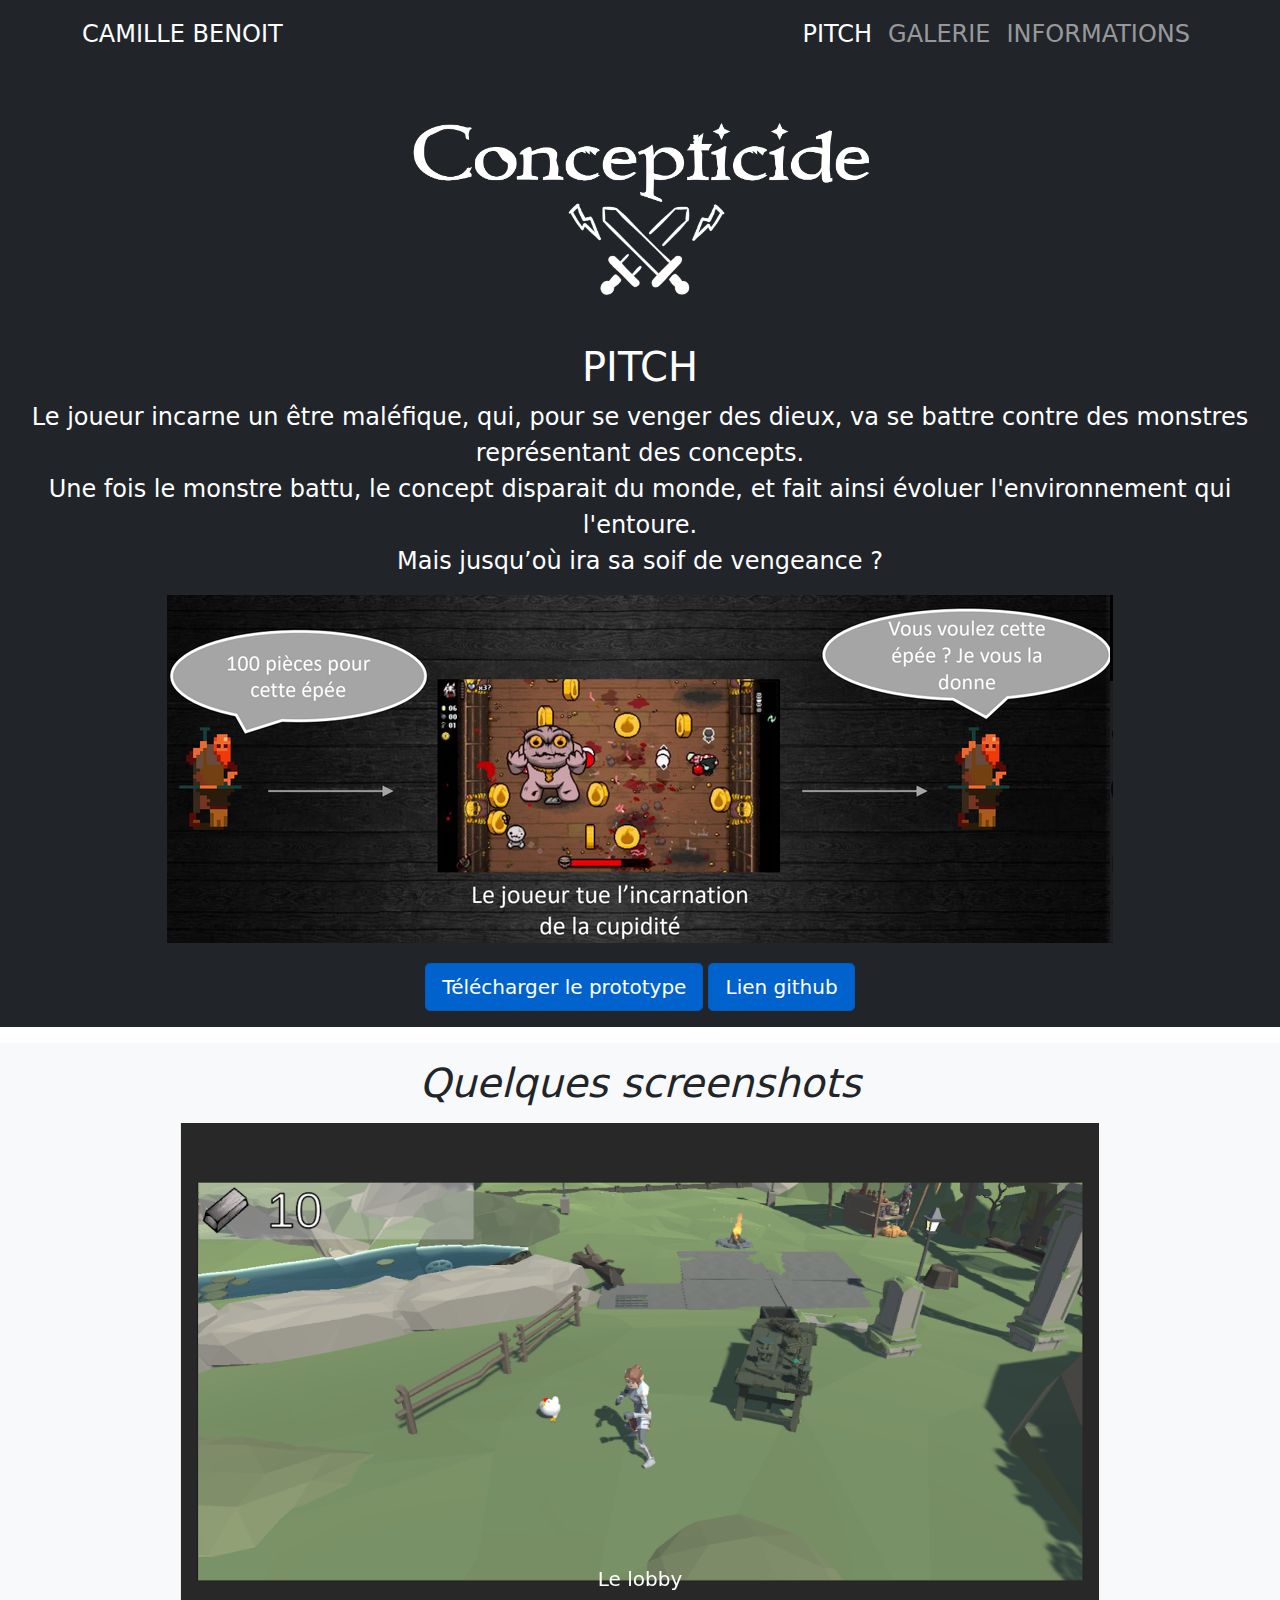
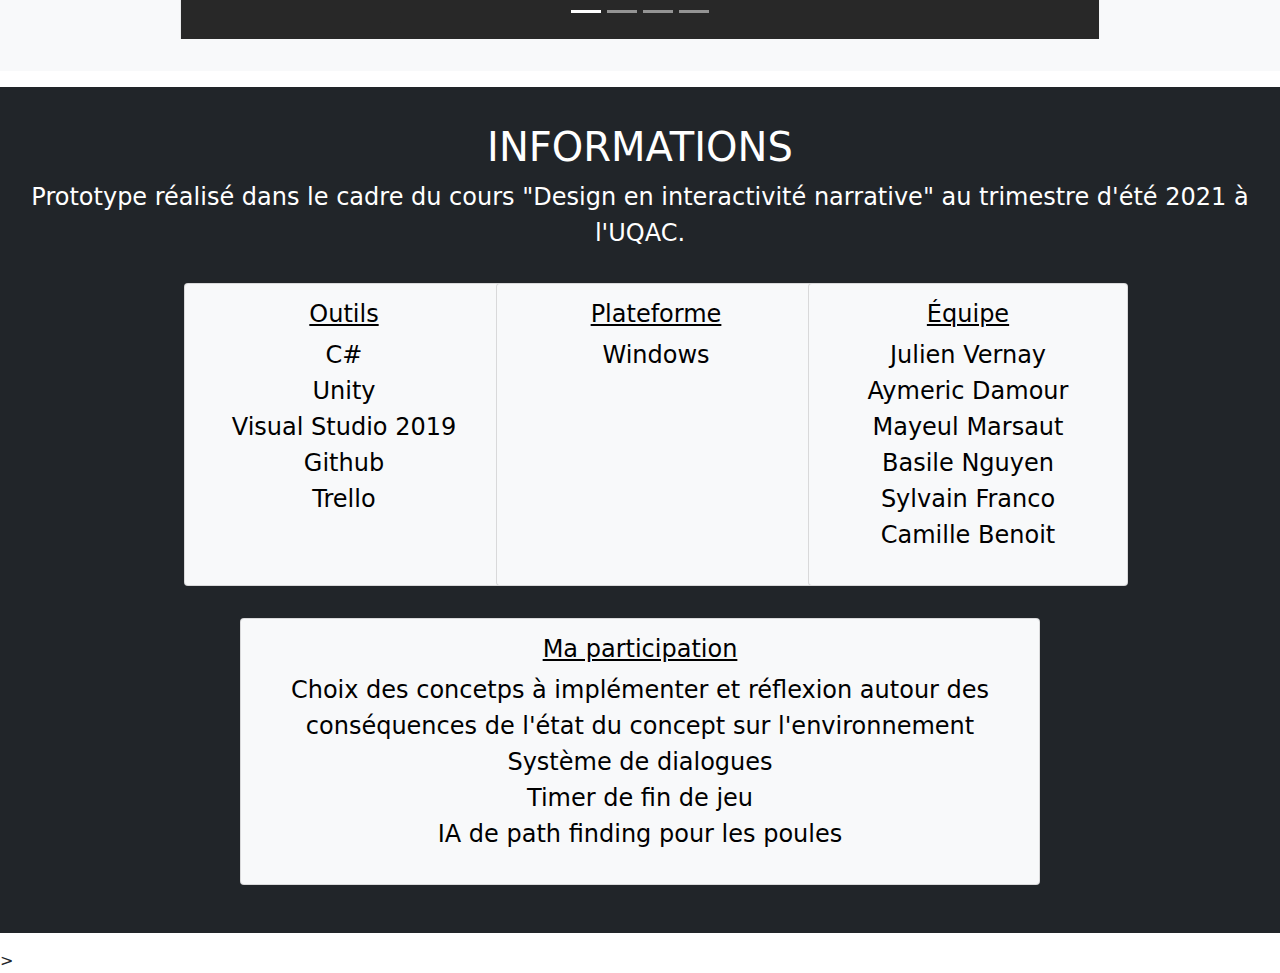
<file: concepticide.html>
<!DOCTYPE html>
<html lang="fr">
    <head>
        <meta charset="utf-8" />
        <meta name="viewport" content="width=device-width, initial-scale=1, shrink-to-fit=no" />
        <meta name="author" content="Camille Benoit" />
        <title>Portfolio - Camille Benoit</title>
        <link rel='icon' href='asset/img/favicon.png' type='image/x-icon' sizes="16x16" />
        <!-- Boostrap-->
        <link rel="stylesheet" href="https://stackpath.bootstrapcdn.com/bootstrap/4.3.1/css/bootstrap.min.css"
        integrity="sha384-ggOyR0iXCbMQv3Xipma34MD+dH/1fQ784/j6cY/iJTQUOhcWr7x9JvoRxT2MZw1T" crossorigin="anonymous">
        <link rel="stylesheet" href="css/bootstrap.css">
        <script src="https://code.jquery.com/jquery-3.3.1.slim.min.js"
            integrity="sha384-q8i/X+965DzO0rT7abK41JStQIAqVgRVzpbzo5smXKp4YfRvH+8abtTE1Pi6jizo"
            crossorigin="anonymous"></script>

        <script src="https://stackpath.bootstrapcdn.com/bootstrap/4.3.1/js/bootstrap.min.js"
            integrity="sha384-JjSmVgyd0p3pXB1rRibZUAYoIIy6OrQ6VrjIEaFf/nJGzIxFDsf4x0xIM+B07jRM"
            crossorigin="anonymous"></script>

    </head>


    <body>
        <nav id ="menu-bar" class="navbar navbar-expand-lg navbar-dark bg-dark text-uppercase fixed-top navbar-shrink">
            <div class="container">
                <a id="menu-bar-camille-benoit"class="navbar-brand" href="home.html">Camille Benoit</a>
                <div id="menu-bar-liste" class="collapse navbar-collapse">
                    <ul class="navbar-nav ms-auto">
                        <li class="nav-item">
                            <a class="nav-link active" aria-current="page" href="#pitch">Pitch</a>
                        </li>
                        <li class="nav-item">
                        <a class="nav-link" href="#galerie">Galerie</a>
                        </li>
                        <li class="nav-item">
                        <a class="nav-link" href="#informations">Informations</a>
                        </li>
                    </ul>
                </div>
            </div>
        </nav>


        <div id="pitch" class="container-fluid p-3 my-3 bg-dark text-white text-center">
            <div class="row text-center mx-auto" style="max-width:50%">
                <img src="asset/img/concepticide_logo.png">
            </div>
            <div class="row text-center">
                <div id="pres-jeu" class="col">
                    <h1 id="concepticide-pitch">PITCH</h1>
                    <p id="concepticide-intro" class="lead">
                        Le joueur incarne un être maléfique, qui, pour se venger des dieux, va se battre contre des monstres représentant des concepts. 
                        <br>
                        Une fois le monstre battu, le concept disparait du monde, et fait ainsi évoluer l'environnement qui l'entoure. 
                        <br>
                        Mais jusqu’où ira sa soif de vengeance ?
                    </p>
                    <img src="asset/img/concepticide_idee.PNG" style="margin-bottom: 20px;">
                    <div id="button-concepticide"  >
                        <a type="button" class="btn btn-primary btn-lg active" href="asset/document/Concepticide.zip" target="_blank" >Télécharger le prototype</a>
                        <a type="button" class="btn btn-primary btn-lg active" href="https://github.com/Nypsyy/Concepticide" target="_blank" >Lien github</a>
                    </div>
                </div>
            </div> 
        </div>

        <div id="galerie" class="container-fluid p-3 bg-light text-dark">
            <h1 text="" class="text-center"><i>Quelques screenshots</i></h1>
            <div class="row my-3 mx-auto text-center">
                <div id="carouselRatvage" class="carousel slide" data-ride="carousel" data-interval="3000">
                    <ol class="carousel-indicators">
                      <li data-target="#carouselRatvage" data-slide-to="0" class="active"></li>
                      <li data-target="#carouselRatvage" data-slide-to="1"></li>
                      <li data-target="#carouselRatvage" data-slide-to="2"></li>
                      <li data-target="#carouselRatvage" data-slide-to="3"></li>
                    </ol>
                    <div class="carousel-inner">
                      <div class="carousel-item active">
                        <img class="d-block w-100 mx-auto" style="max-width: 75%;" src="asset/img/concepticide_lobby.png" alt="Choix du niveau">
                        <div class="carousel-caption d-none d-md-block">
                            <h5>Le lobby</h5>
                          </div>
                      </div>
                      <div class="carousel-item">
                        <img class="d-block w-100 mx-auto" style="max-width: 75%;" src="asset/img/concepticide1.png" alt="Niveau 1">
                        <div class="carousel-caption d-none d-md-block">
                            <h5>Combat avec le commerce</h5>
                          </div>
                      </div>
                      <div class="carousel-item">
                        <img class="d-block w-100 mx-auto" style="max-width: 75%;" src="asset/img/concepticide2.png" alt="Niveau 2">
                        <div class="carousel-caption d-none d-md-block">
                            <h5>Combat avec la magie</h5>
                          </div>
                      </div>
                      <div class="carousel-item">
                        <img class="d-block w-100 mx-auto" style="max-width: 75%;" src="asset/img/concepticide_marchand.png" alt="Niveau 3">
                        <div class="carousel-caption d-none d-md-block">
                            <h5>Achat de potion chez le marchand</h5>
                          </div>
                      </div>
                    </div>
                </div>
            </div>
        </div>

        <div id="informations" class="container-fluid p-3 my-3 bg-dark text-white text-center">
            <div class="row text-center">
                <div id="pres-jeu" class="col">
                    <h1 id="ratvage-outils-titre">INFORMATIONS</h1>
                    <p id="ratvage-intro" class="lead">
                        Prototype réalisé dans le cadre du cours "Design en interactivité narrative" au trimestre d'été 2021 à l'UQAC.
                    </p>
                </div>
            </div>
            
            <div class="row my-3 mx-auto justify-content-md-center">
                <div class="col-3">
                    <div class="card text-center text-black bg-light mb-3" style="width: 20rem;">
                        <div class="card-body">
                          <h4 class="card-title"><u>Outils</u></h4>
                          <p class="lead">
                              C#
                              <br>
                              Unity
                              <br>
                              Visual Studio 2019
                              <br>
                              Github
                              <br>
                              Trello<br><br>
                          </p>
                        </div>
                      </div>
                </div>
                <div class="col-3">
                    <div class="card text-center text-black bg-light mb-3" style="width: 20rem;">
                        <div class="card-body">
                            <h4 class="card-title"><u>Plateforme</u></h4>
                            <p class="lead">
                                Windows
                                <br><br><br><br><br><br>
                            </p>
                        </div>
                      </div>
                </div>
                <div class="col-3">
                    <div class="card text-center text-black bg-light mb-3" style="width: 20rem;">
                        <div class="card-body">
                          <h4 class="card-title"><u>Équipe</u></h4>
                          <p class="lead">
                            Julien Vernay
                            <br>
                            Aymeric Damour
                            <br>
                            Mayeul Marsaut
                            <br>
                            Basile Nguyen
                            <br>
                            Sylvain Franco
                            <br>
                            Camille Benoit
                          </p>
                        </div>
                    </div>
                </div>
            </div>

            <div class="row my-3 mx-auto justify-content-md-center">
                <div class="card text-center text-black bg-light mb-3" style="width: 50rem; margin-left: 0px;">
                    <div class="card-body">
                        <h4 class="card-title"><u>Ma participation</u></h4>
                        <p class="lead">
                            Choix des concetps à implémenter et réflexion autour des conséquences de l'état du concept sur l'environnement
                            <br>
                            Système de dialogues
                            <br>
                            Timer de fin de jeu
                            <br>
                            IA de path finding pour les poules
                        </p>
                    </div>
                </div> 
            </div>
        </div>
        
        <!-- Boostrap-->
        <script src="js/bootstrap.js"></script>>
        <script>
            $('.carousel').carousel({
                interval: 5000,
                pause : "null"
            })
        </script>
    </body>
</html>
</file>
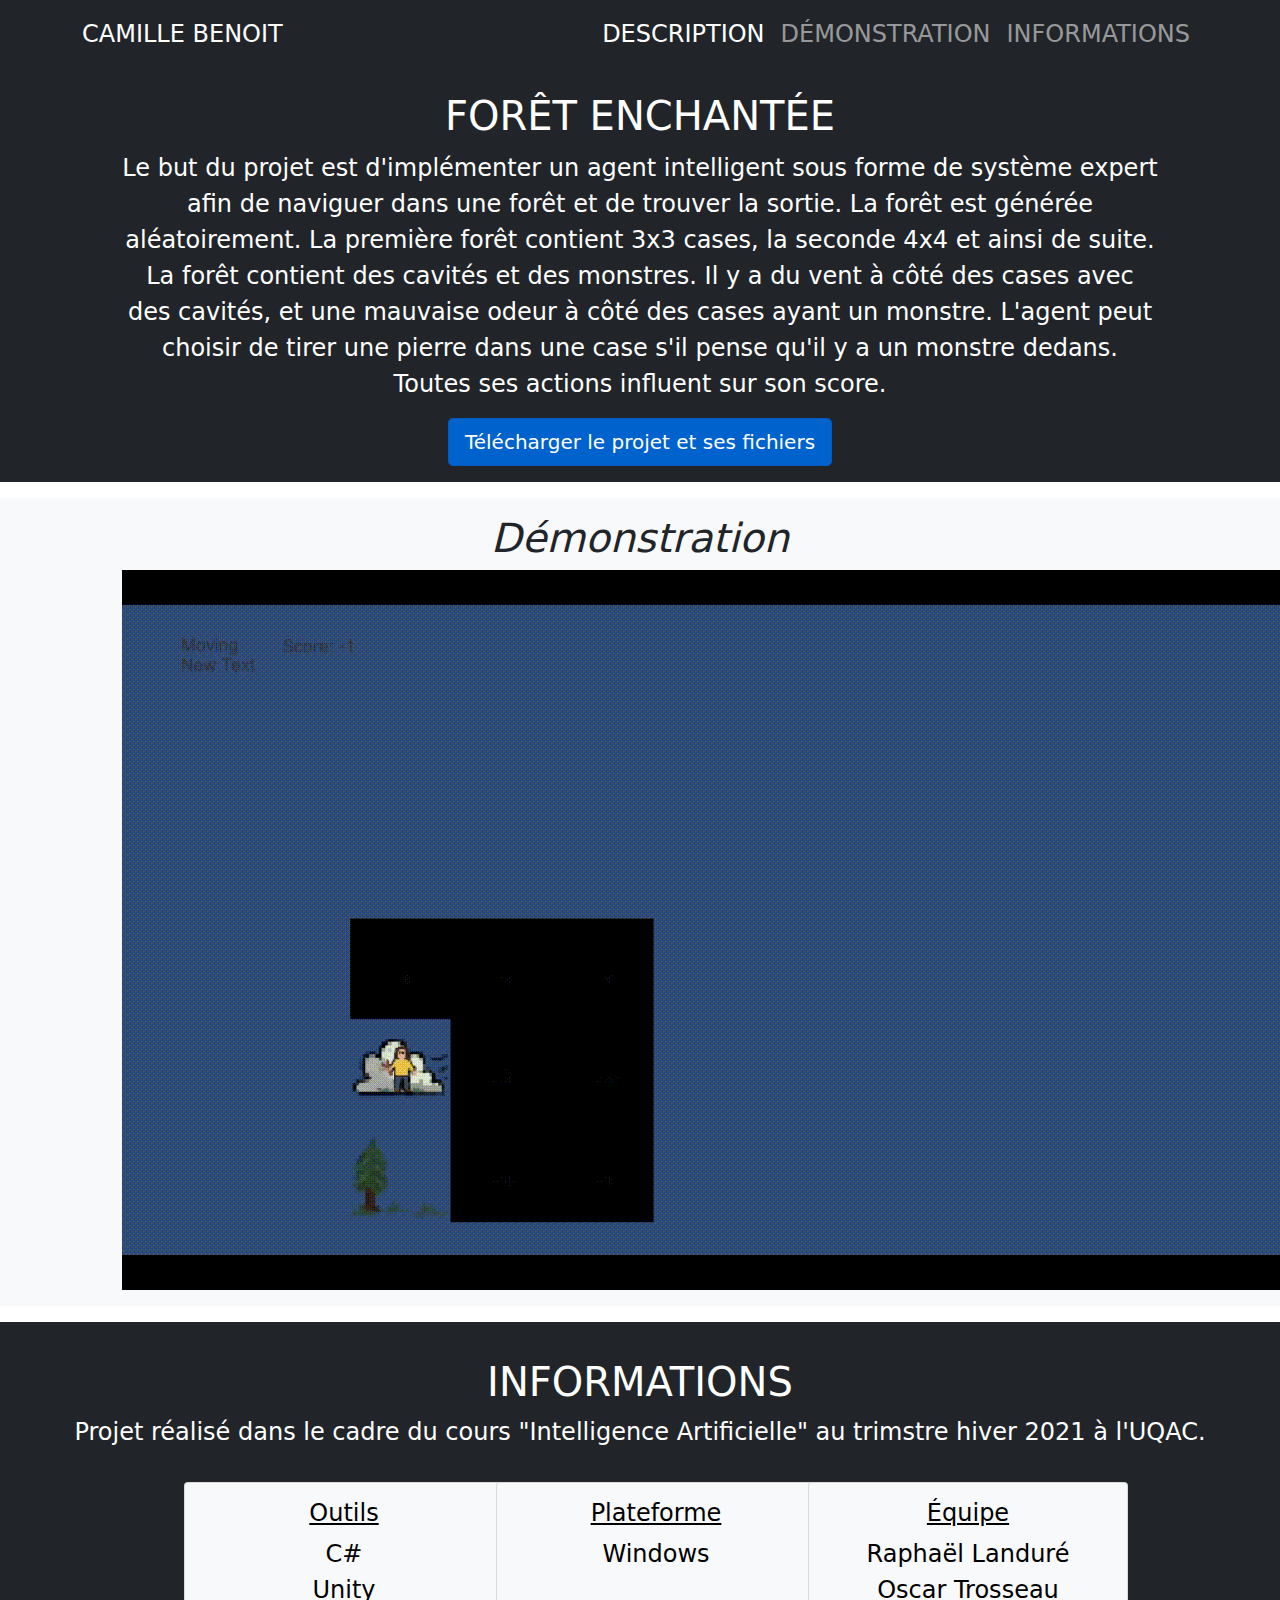
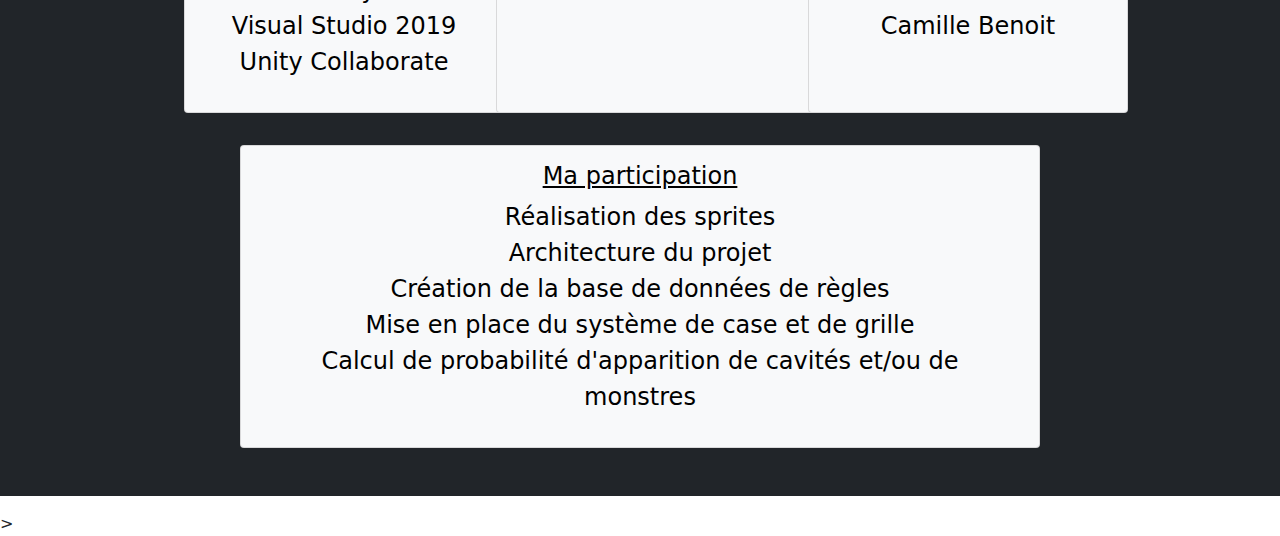
<file: foret_enchantee.html>
<!DOCTYPE html>
<html lang="fr">
    <head>
        <meta charset="utf-8" />
        <meta name="viewport" content="width=device-width, initial-scale=1, shrink-to-fit=no" />
        <meta name="author" content="Camille Benoit" />
        <title>Portfolio - Camille Benoit</title>
        <link rel='icon' href='asset/img/favicon.png' type='image/x-icon' sizes="16x16" />
        <!-- Boostrap-->
        <link rel="stylesheet" href="https://stackpath.bootstrapcdn.com/bootstrap/4.3.1/css/bootstrap.min.css"
        integrity="sha384-ggOyR0iXCbMQv3Xipma34MD+dH/1fQ784/j6cY/iJTQUOhcWr7x9JvoRxT2MZw1T" crossorigin="anonymous">
        <link rel="stylesheet" href="css/bootstrap.css">
        <script src="https://code.jquery.com/jquery-3.3.1.slim.min.js"
            integrity="sha384-q8i/X+965DzO0rT7abK41JStQIAqVgRVzpbzo5smXKp4YfRvH+8abtTE1Pi6jizo"
            crossorigin="anonymous"></script>

        <script src="https://stackpath.bootstrapcdn.com/bootstrap/4.3.1/js/bootstrap.min.js"
            integrity="sha384-JjSmVgyd0p3pXB1rRibZUAYoIIy6OrQ6VrjIEaFf/nJGzIxFDsf4x0xIM+B07jRM"
            crossorigin="anonymous"></script>

    </head>


    <body>
        <nav id ="menu-bar" class="navbar navbar-expand-lg navbar-dark bg-dark text-uppercase fixed-top navbar-shrink">
            <div class="container">
                <a id="menu-bar-camille-benoit"class="navbar-brand" href="home.html">Camille Benoit</a>
                <div id="menu-bar-liste" class="collapse navbar-collapse">
                    <ul class="navbar-nav ms-auto">
                        <li class="nav-item">
                            <a class="nav-link active" aria-current="page" href="#description">Description</a>
                        </li>
                        <li class="nav-item">
                        <a class="nav-link" href="#demonstration">Démonstration</a>
                        </li>
                        <li class="nav-item">
                        <a class="nav-link" href="#informations">Informations</a>
                        </li>
                    </ul>
                </div>
            </div>
        </nav>


        <div id="description" class="container-fluid p-3 my-3 bg-dark text-white text-center">
            <div class="row text-center justify-content-center">
                <div id="pres-jeu" class="col-10 justify-content-center">
                    <h1>FORÊT ENCHANTÉE</h1>
                    <p class="lead" style="margin-top: 10px;">
                        Le but du projet est d'implémenter un agent intelligent sous forme de système expert afin de
                        naviguer dans une forêt et de trouver la sortie. La forêt est générée aléatoirement. La première forêt
                        contient 3x3 cases, la seconde 4x4 et ainsi de suite.
                        <br>
                        La forêt contient des cavités et des monstres. Il y a du vent à côté des cases avec des cavités, et une mauvaise odeur à côté des cases ayant un monstre. 
                        L'agent peut choisir de tirer une pierre dans une case s'il pense qu'il y a un monstre dedans. Toutes ses actions influent sur son score.
                    </p>
                    <div id="button-ratvage" >
                        <a type="button" class="btn btn-primary btn-lg active" href="asset/document/foret_enchantee.zip" target="_blank" >Télécharger le projet et ses fichiers</a>
                    </div>
                </div>
            </div> 
        </div>

        <div id="demonstration" class="container-fluid p-3 bg-light text-dark">
            <h1 class="text-center"><i>Démonstration</i></h1>
                <div class="row justify-content-center">
                    <div class="col-10 align-self-center">
                        <img src="asset/img/foret_enchantee.gif">
                    </div>
                    
                </div>         
        </div>

        <div id="informations" class="container-fluid p-3 my-3 bg-dark text-white text-center">
            <div class="row text-center">
                <div id="pres-jeu" class="col">
                    <h1 id="ratvage-outils-titre">INFORMATIONS</h1>
                    <p id="ratvage-intro" class="lead">
                        Projet réalisé dans le cadre du cours "Intelligence Artificielle" au trimstre hiver 2021 à l'UQAC.</p>
                </div>
            </div>
            
            <div class="row my-3 mx-auto justify-content-md-center">
                <div class="col-3">
                    <div class="card text-center text-black bg-light mb-3" style="width: 20rem;">
                        <div class="card-body">
                          <h4 class="card-title"><u>Outils</u></h4>
                          <p class="lead">
                              C#
                              <br>
                              Unity
                              <br>
                              Visual Studio 2019
                              <br>
                              Unity Collaborate
                          </p>
                        </div>
                      </div>
                </div>
                <div class="col-3">
                    <div class="card text-center text-black bg-light mb-3" style="width: 20rem;">
                        <div class="card-body">
                            <h4 class="card-title"><u>Plateforme</u></h4>
                            <p class="lead">
                                Windows
                                <br><br><br><br>
                            </p>
                        </div>
                      </div>
                </div>
                <div class="col-3">
                    <div class="card text-center text-black bg-light mb-3" style="width: 20rem;">
                        <div class="card-body">
                          <h4 class="card-title"><u>Équipe</u></h4>
                          <p class="lead">
                            Raphaël Landuré
                            <br>
                            Oscar Trosseau
                            <br>
                            Camille Benoit
                            <br><br>
                          </p>
                        </div>
                    </div>
                </div>
            </div>

            <div class="row my-3 mx-auto justify-content-md-center">
                <div class="card text-center text-black bg-light mb-3" style="width: 50rem; margin-left: 0px;">
                    <div class="card-body">
                        <h4 class="card-title"><u>Ma participation</u></h4>
                        <p class="lead">
                            Réalisation des sprites
                            <br>
                            Architecture du projet
                            <br>
                            Création de la base de données de règles
                            <br>
                            Mise en place du système de case et de grille
                            <br>
                            Calcul de probabilité d'apparition de cavités et/ou de monstres</p>
                    </div>
                </div> 
            </div>
        </div>
        
        <!-- Boostrap-->
        <script src="js/bootstrap.js"></script>>

    </body>
</html>
</file>
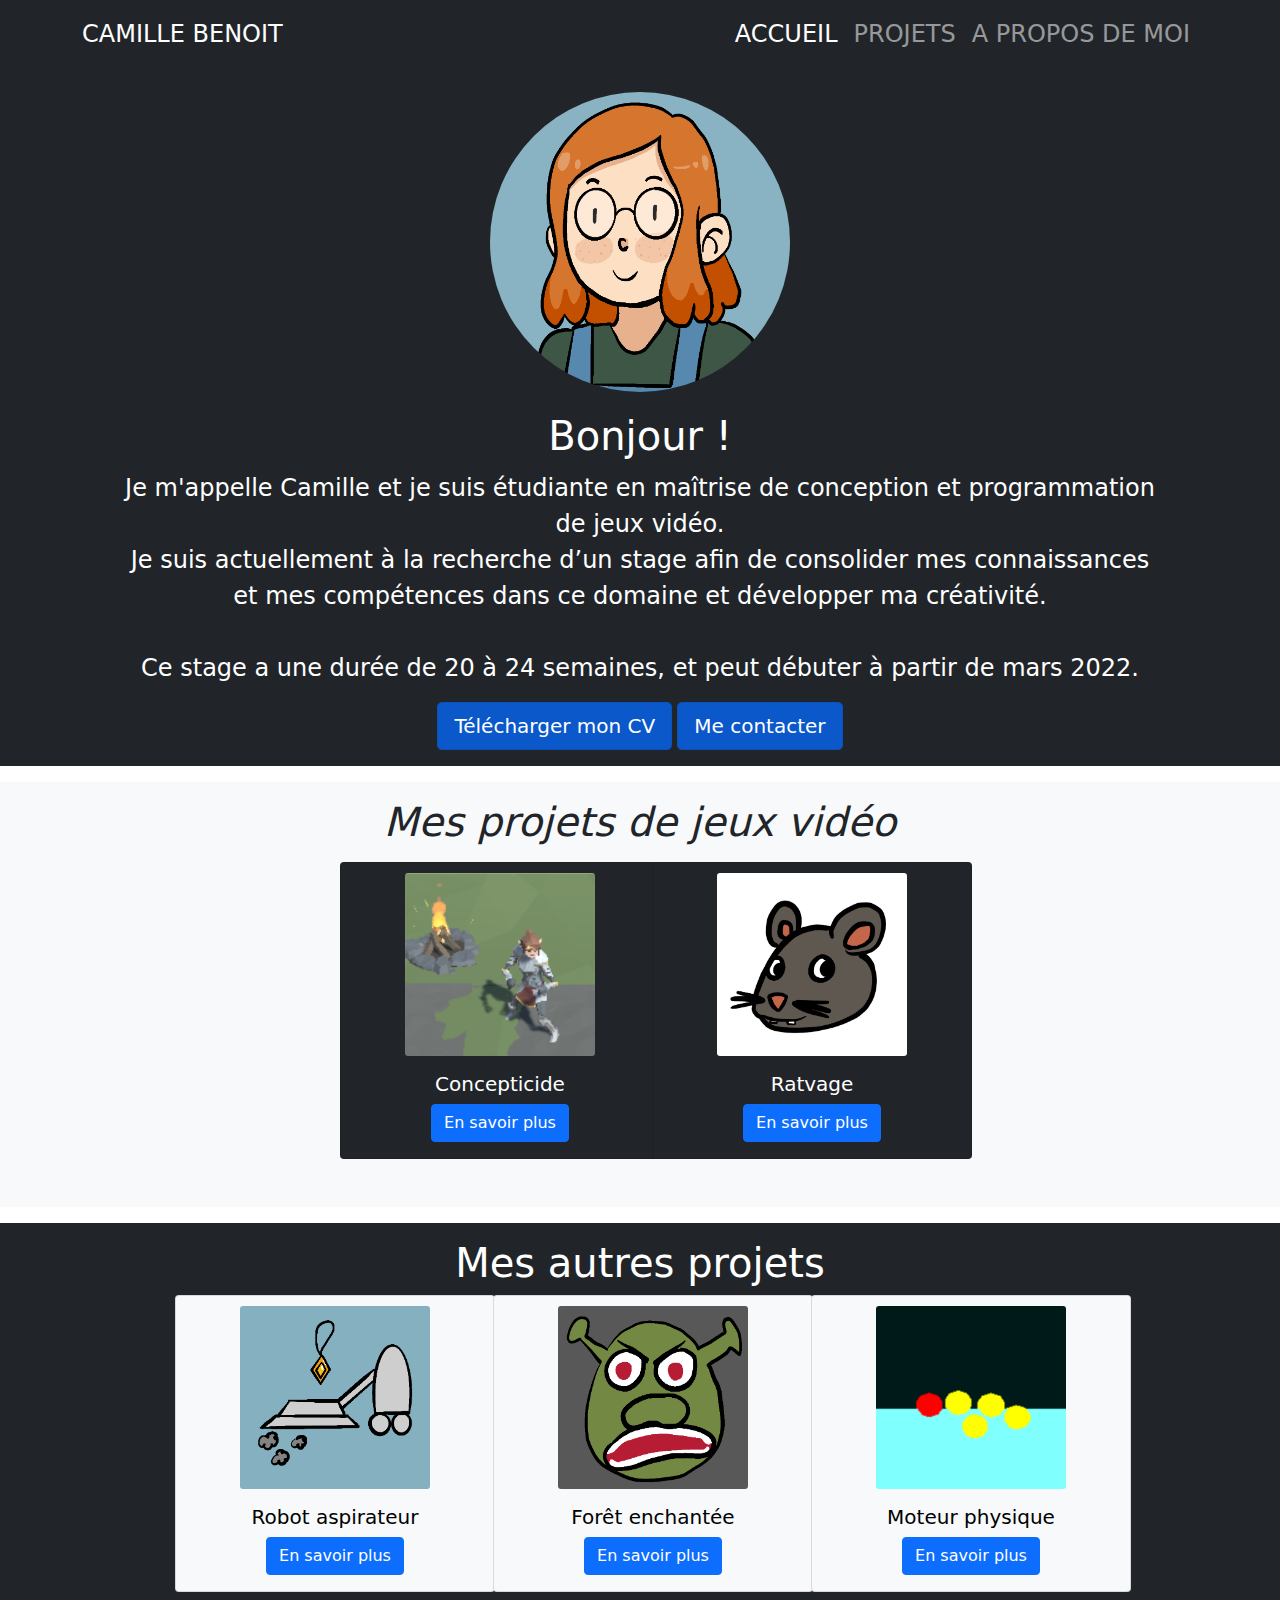
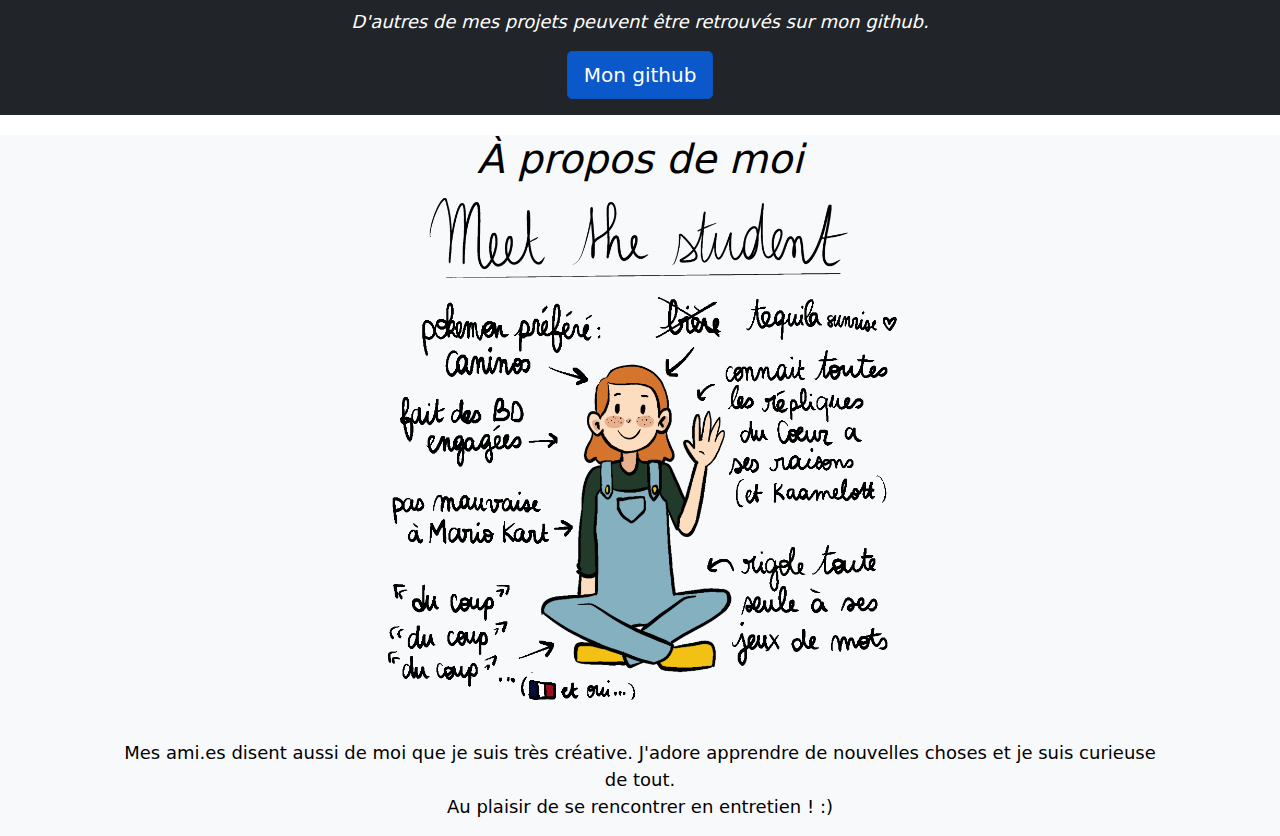
<file: home.html>
<!DOCTYPE html>
<html lang="fr">
    <head>
        <meta charset="utf-8" />
        <meta name="viewport" content="width=device-width, initial-scale=1, shrink-to-fit=no" />
        <meta name="author" content="Camille Benoit" />
        <title>Portfolio - Camille Benoit</title>
        <link rel='icon' href='asset/img/favicon.png' type='image/x-icon' sizes="16x16" />
        <!-- Boostrap-->
        <link rel="stylesheet" href="css/bootstrap.css">
    </head>


    <body>

        <nav id ="menu-bar" class="navbar navbar-expand-lg navbar-dark bg-dark text-uppercase fixed-top navbar-shrink">
            <div class="container">
              <a id="menu-bar-camille-benoit"class="navbar-brand" href="#page-top">Camille Benoit</a>
              <div id="menu-bar-liste" class="collapse navbar-collapse">
                  <ul class="navbar-nav ms-auto">
                      <li class="nav-item">
                          <a class="nav-link active" aria-current="page" href="#">Accueil</a>
                      </li>
                      <li class="nav-item">
                      <a class="nav-link" href="#projets">Projets</a>
                      </li>
                      <li class="nav-item">
                      <a class="nav-link" href="#apropos">A propos de moi</a>
                      </li>
                  </ul>
              </div>
            </div>
        </nav>


        <div id="camille-benoit" class="container-fluid p-3 my-3 bg-dark text-white">
            <div class="row">
                <div id="camille-benoit-right-column" class="col">
                    <img id="img-camilleb" src="asset/img/Camille2.png" alt="">
                </div>
            </div>
            <div class="row text-center justify-content-center">
                <div id="camille-benoit-pres" class="col-10 justify-content-center">
                    <h1 id="intro-bonjour">Bonjour !</h1>
                    <p id="intro-etu" class="lead">
                        Je m'appelle Camille et je suis étudiante en maîtrise de conception et programmation de jeux vidéo. 
                        <br>Je suis actuellement à la recherche d’un stage afin de consolider mes connaissances <br> et mes compétences dans ce domaine et développer ma créativité.
                        <br>
                        <br>Ce stage a une durée de 20 à 24 semaines, et peut débuter à partir de mars 2022.
                    </p>
                </div>
                <div id="button-accueil" >
                    <a type="button" class="btn btn-primary btn-lg active" href="asset/document/camille_benoit.pdf" target="_blank" >Télécharger mon CV</a>
                    <a type="button" class="btn btn-primary btn-lg active" href="mailto: camillebnt38@gmail.com" target="_blank">Me contacter</a>            
                </div> 
            </div>    
        </div>

        <div id="projets" class="container-fluid p-3 my-3 bg-light text-dark">
            <h1 text="" class="text-center"><i>Mes projets de jeux vidéo</i></h1>
            <div class="row my-3 mx-auto justify-content-md-center">
                <div class="col-3">
                    <div class="card text-center text-white bg-dark mb-3" style="width: 20rem;">
                        <img class="card-img mx-auto" style="max-width:60%; margin-top: 10px;" src="asset/img/concepticide_icon.PNG" alt="Concepticide logo">
                        <div class="card-body">
                          <h5 class="card-title">Concepticide</h5>
                          <a href="concepticide.html" class="btn btn-primary">En savoir plus</a>
                        </div>
                      </div>
                </div>
                <div class="col-3">
                    <div class="card text-center text-white bg-dark mb-3" style="width: 20rem;">
                        <img class="card-img mx-auto" style="max-width:60%; margin-top: 10px;" src="asset/img/ratvage_icon.png" alt="Ratvage logo">
                        <div class="card-body">
                          <h5 class="card-title">Ratvage</h5>
                          <a href="ratvage.html" class="btn btn-primary">En savoir plus</a>
                        </div>
                      </div>
                </div>
                
              </div>
        </div>

        <div id="autres-projets" class="container-fluid p-3 my-3 bg-dark text-white text-center">
            <h1>Mes autres projets</h1>
            <div class="row justify-content-md-center">
                <div class="col-3">
                    <div class="card text-center text-black bg-light mb-3" style="width: 20rem;">
                        <img class="card-img mx-auto" style="max-width:60%; margin-top: 10px;" src="asset/img/aspirateur_icon.png" alt="aspirateur logo">
                        <div class="card-body">
                          <h5 class="card-title">Robot aspirateur</h5>
                          <a href="robot_aspirateur.html" class="btn btn-primary">En savoir plus</a>
                        </div>
                      </div>
                </div>
                <div class="col-3">
                    <div class="card text-center text-black bg-light mb-3" style="width: 20rem;">
                        <img class="card-img mx-auto" style="max-width:60%; margin-top: 10px;" src="asset/img/foret_enchantee_icon.png" alt="foret logo">
                        <div class="card-body">
                          <h5 class="card-title">Forêt enchantée</h5>
                          <a href="foret_enchantee.html" class="btn btn-primary">En savoir plus</a>
                        </div>
                      </div>
                </div>
                <div class="col-3">
                    <div class="card text-center text-black bg-light mb-3" style="width: 20rem;">
                        <img class="card-img mx-auto" style="max-width:60%; margin-top: 10px;" src="asset/img/math_physique_icon.png" alt="moteur physique logo">
                        <div class="card-body">
                          <h5 class="card-title">Moteur physique</h5>
                          <a href="moteur_physique.html" class="btn btn-primary">En savoir plus</a>
                        </div>
                      </div>
                </div>      
              </div>
              <p><i>D'autres de mes projets peuvent être retrouvés sur mon github.</i></p>
              <a type="button" class="btn btn-primary btn-lg active" href="https://github.com/camillebenoit" target="_blank">Mon github</a>  
        </div>

        <div id="apropos" class="container-fluid bg-light text-black">
            <div class="row text-center justify-content-center" style="margin-top: 20px;">
                <div class="col-10 align-self-center">
                    <h1><i>À propos de moi</i></h1>
                    <img src="asset/img/meet_the_student.png" style="margin:auto; max-width:50%; max-height:50%;">
                    <p>
                    <br>
                    Mes ami.es disent aussi de moi que je suis très créative. J'adore apprendre de nouvelles choses et je suis curieuse de tout.
                    <br> Au plaisir de se rencontrer en entretien ! :)</p>
                </div>
            </div>    
        </div>
        
        <!-- Boostrap-->
        <script src="js/bootstrap.js"></script>
    </body>
</html>
</file>
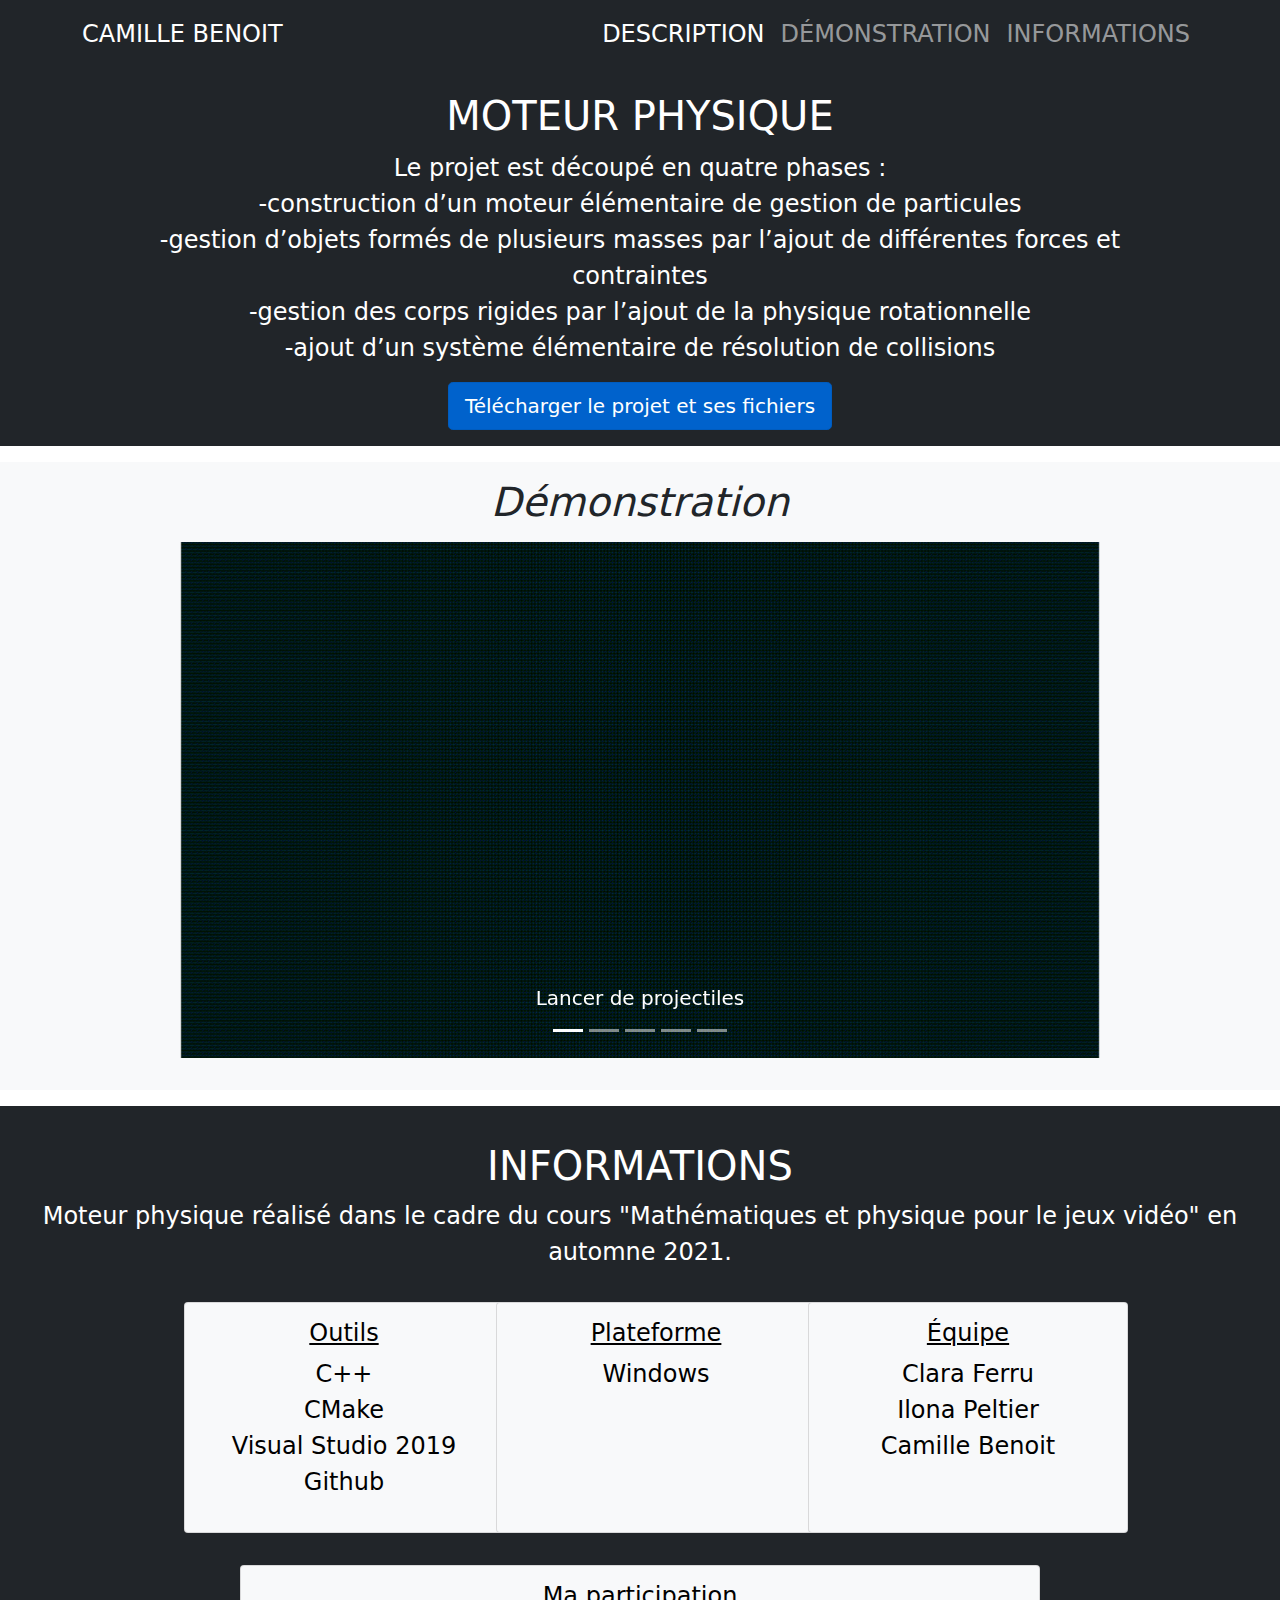
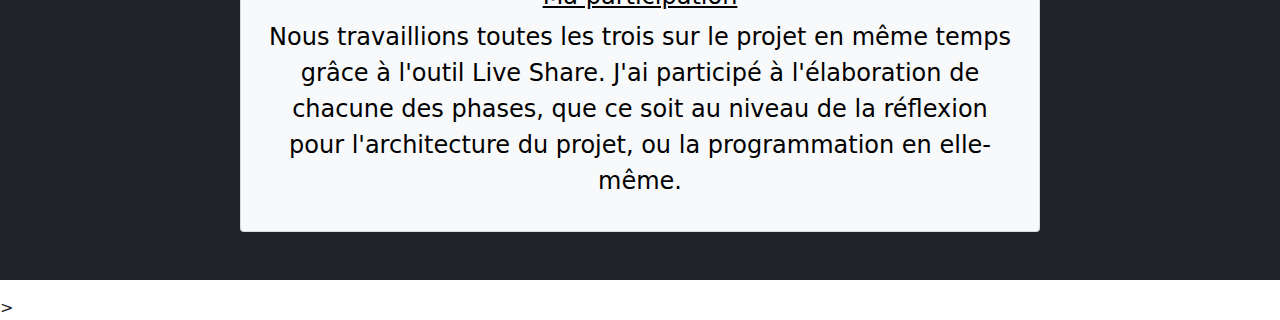
<file: moteur_physique.html>
<!DOCTYPE html>
<html lang="fr">
    <head>
        <meta charset="utf-8" />
        <meta name="viewport" content="width=device-width, initial-scale=1, shrink-to-fit=no" />
        <meta name="author" content="Camille Benoit" />
        <title>Portfolio - Camille Benoit</title>
        <link rel='icon' href='asset/img/favicon.png' type='image/x-icon' sizes="16x16" />
        <!-- Boostrap-->
        <link rel="stylesheet" href="https://stackpath.bootstrapcdn.com/bootstrap/4.3.1/css/bootstrap.min.css"
        integrity="sha384-ggOyR0iXCbMQv3Xipma34MD+dH/1fQ784/j6cY/iJTQUOhcWr7x9JvoRxT2MZw1T" crossorigin="anonymous">
        <link rel="stylesheet" href="css/bootstrap.css">
        <script src="https://code.jquery.com/jquery-3.3.1.slim.min.js"
            integrity="sha384-q8i/X+965DzO0rT7abK41JStQIAqVgRVzpbzo5smXKp4YfRvH+8abtTE1Pi6jizo"
            crossorigin="anonymous"></script>

        <script src="https://stackpath.bootstrapcdn.com/bootstrap/4.3.1/js/bootstrap.min.js"
            integrity="sha384-JjSmVgyd0p3pXB1rRibZUAYoIIy6OrQ6VrjIEaFf/nJGzIxFDsf4x0xIM+B07jRM"
            crossorigin="anonymous"></script>

    </head>


    <body>
        <nav id ="menu-bar" class="navbar navbar-expand-lg navbar-dark bg-dark text-uppercase fixed-top navbar-shrink">
            <div class="container">
                <a id="menu-bar-camille-benoit"class="navbar-brand" href="home.html">Camille Benoit</a>
                <div id="menu-bar-liste" class="collapse navbar-collapse">
                    <ul class="navbar-nav ms-auto">
                        <li class="nav-item">
                            <a class="nav-link active" aria-current="page" href="#description">Description</a>
                        </li>
                        <li class="nav-item">
                        <a class="nav-link" href="#demonstration">Démonstration</a>
                        </li>
                        <li class="nav-item">
                        <a class="nav-link" href="#informations">Informations</a>
                        </li>
                    </ul>
                </div>
            </div>
        </nav>


        <div id="description" class="container-fluid p-3 my-3 bg-dark text-white text-center">
            <div class="row text-center justify-content-center">
                <div id="pres-jeu" class="col-10 justify-content-center">
                    <h1>MOTEUR PHYSIQUE</h1>
                    <p class="lead" style="margin-top: 10px;">
                        Le projet est découpé en quatre phases :
                        <br>
                        -construction d’un moteur élémentaire de gestion de particules
                        <br>
                        -gestion d’objets formés de plusieurs masses par l’ajout de différentes forces et contraintes 
                        <br>
                        -gestion des corps rigides par l’ajout de la physique rotationnelle
                        <br>
                        -ajout d’un système élémentaire de résolution de collisions
                    </p>
                    <div>
                        <a type="button" class="btn btn-primary btn-lg active" href="asset/document/Maths_Physique_JV_ProjetSession.zip" target="_blank" >Télécharger le projet et ses fichiers</a>
                    </div>
                </div>
            </div> 
        </div>

        <div id="demonstration" class="container-fluid p-3 bg-light text-dark">
            <h1 text="" class="text-center"><i>Démonstration</i></h1>
            <div class="row my-3 mx-auto text-center">
                <div id="carouselRatvage" class="carousel slide" data-ride="carousel" data-interval="3000">
                    <ol class="carousel-indicators">
                      <li data-target="#carouselRatvage" data-slide-to="0" class="active"></li>
                      <li data-target="#carouselRatvage" data-slide-to="1"></li>
                      <li data-target="#carouselRatvage" data-slide-to="2"></li>
                      <li data-target="#carouselRatvage" data-slide-to="3"></li>
                      <li data-target="#carouselRatvage" data-slide-to="4"></li>
                    </ol>
                    <div class="carousel-inner">
                      <div class="carousel-item active">
                        <img class="d-block w-100 mx-auto" style="max-width: 75%;" src="asset/img/lancer_projectile.gif" alt="Choix du niveau">
                        <div class="carousel-caption d-none d-md-block">
                            <h5>Lancer de projectiles</h5>
                          </div>
                      </div>
                      <div class="carousel-item">
                        <img class="d-block w-100 mx-auto" style="max-width: 75%;" src="asset/img/blob.gif" alt="Niveau 1">
                        <div class="carousel-caption d-none d-md-block">
                            <h5>Blob</h5>
                          </div>
                      </div>
                      <div class="carousel-item">
                        <img class="d-block w-100 mx-auto" style="max-width: 75%;" src="asset/img/rotation.gif" alt="Niveau 2">
                        <div class="carousel-caption d-none d-md-block">
                            <h5>Rotation d'un corps solide</h5>
                          </div>
                      </div>
                      <div class="carousel-item">
                        <img class="d-block w-100 mx-auto" style="max-width: 75%;" src="asset/img/car_accident.gif" alt="Niveau 3">
                        <div class="carousel-caption d-none d-md-block">
                            <h5>Accident de voitures</h5>
                          </div>
                      </div>
                      <div class="carousel-item">
                        <img class="d-block w-100 mx-auto" style="max-width: 75%;" src="asset/img/collisions.gif" alt="Ecran de victoire">
                        <div class="carousel-caption d-none d-md-block">
                            <h5>Collision d'un cube dans une pièce</h5>
                          </div>
                      </div>
                    </div>
                </div>
            </div>
        </div>

        <div id="informations" class="container-fluid p-3 my-3 bg-dark text-white text-center">
            <div class="row text-center">
                <div id="pres-jeu" class="col">
                    <h1 id="ratvage-outils-titre">INFORMATIONS</h1>
                    <p id="ratvage-intro" class="lead">
                        Moteur physique réalisé dans le cadre du cours "Mathématiques et physique pour le jeux vidéo" en automne 2021.</p>
                </div>
            </div>
            
            <div class="row my-3 mx-auto justify-content-md-center">
                <div class="col-3">
                    <div class="card text-center text-black bg-light mb-3" style="width: 20rem;">
                        <div class="card-body">
                          <h4 class="card-title"><u>Outils</u></h4>
                          <p class="lead">
                              C++
                              <br>
                              CMake
                              <br>
                              Visual Studio 2019
                              <br>
                              Github
                          </p>
                        </div>
                      </div>
                </div>
                <div class="col-3">
                    <div class="card text-center text-black bg-light mb-3" style="width: 20rem;">
                        <div class="card-body">
                            <h4 class="card-title"><u>Plateforme</u></h4>
                            <p class="lead">
                                Windows
                                <br><br><br><br>
                            </p>
                        </div>
                      </div>
                </div>
                <div class="col-3">
                    <div class="card text-center text-black bg-light mb-3" style="width: 20rem;">
                        <div class="card-body">
                          <h4 class="card-title"><u>Équipe</u></h4>
                          <p class="lead">
                            Clara Ferru
                            <br>
                            Ilona Peltier
                            <br>
                            Camille Benoit
                            <br><br>
                          </p>
                        </div>
                    </div>
                </div>
            </div>

            <div class="row my-3 mx-auto justify-content-md-center">
                <div class="card text-center text-black bg-light mb-3" style="width: 50rem; margin-left: 0px;">
                    <div class="card-body">
                        <h4 class="card-title"><u>Ma participation</u></h4>
                        <p class="lead">
                            Nous travaillions toutes les trois sur le projet en même temps grâce à l'outil Live Share.
                            J'ai participé à l'élaboration de chacune des phases, que ce soit au niveau de la réflexion pour l'architecture du projet, ou la programmation en elle-même.
                        </p>
                    </div>
                </div> 
            </div>
        </div>
        
        <!-- Boostrap-->
        <script src="js/bootstrap.js"></script>>
        <script>
            $('.carousel').carousel({
                interval: 17000,
                pause : "null"
            })
        </script>
    </body>
</html>
</file>
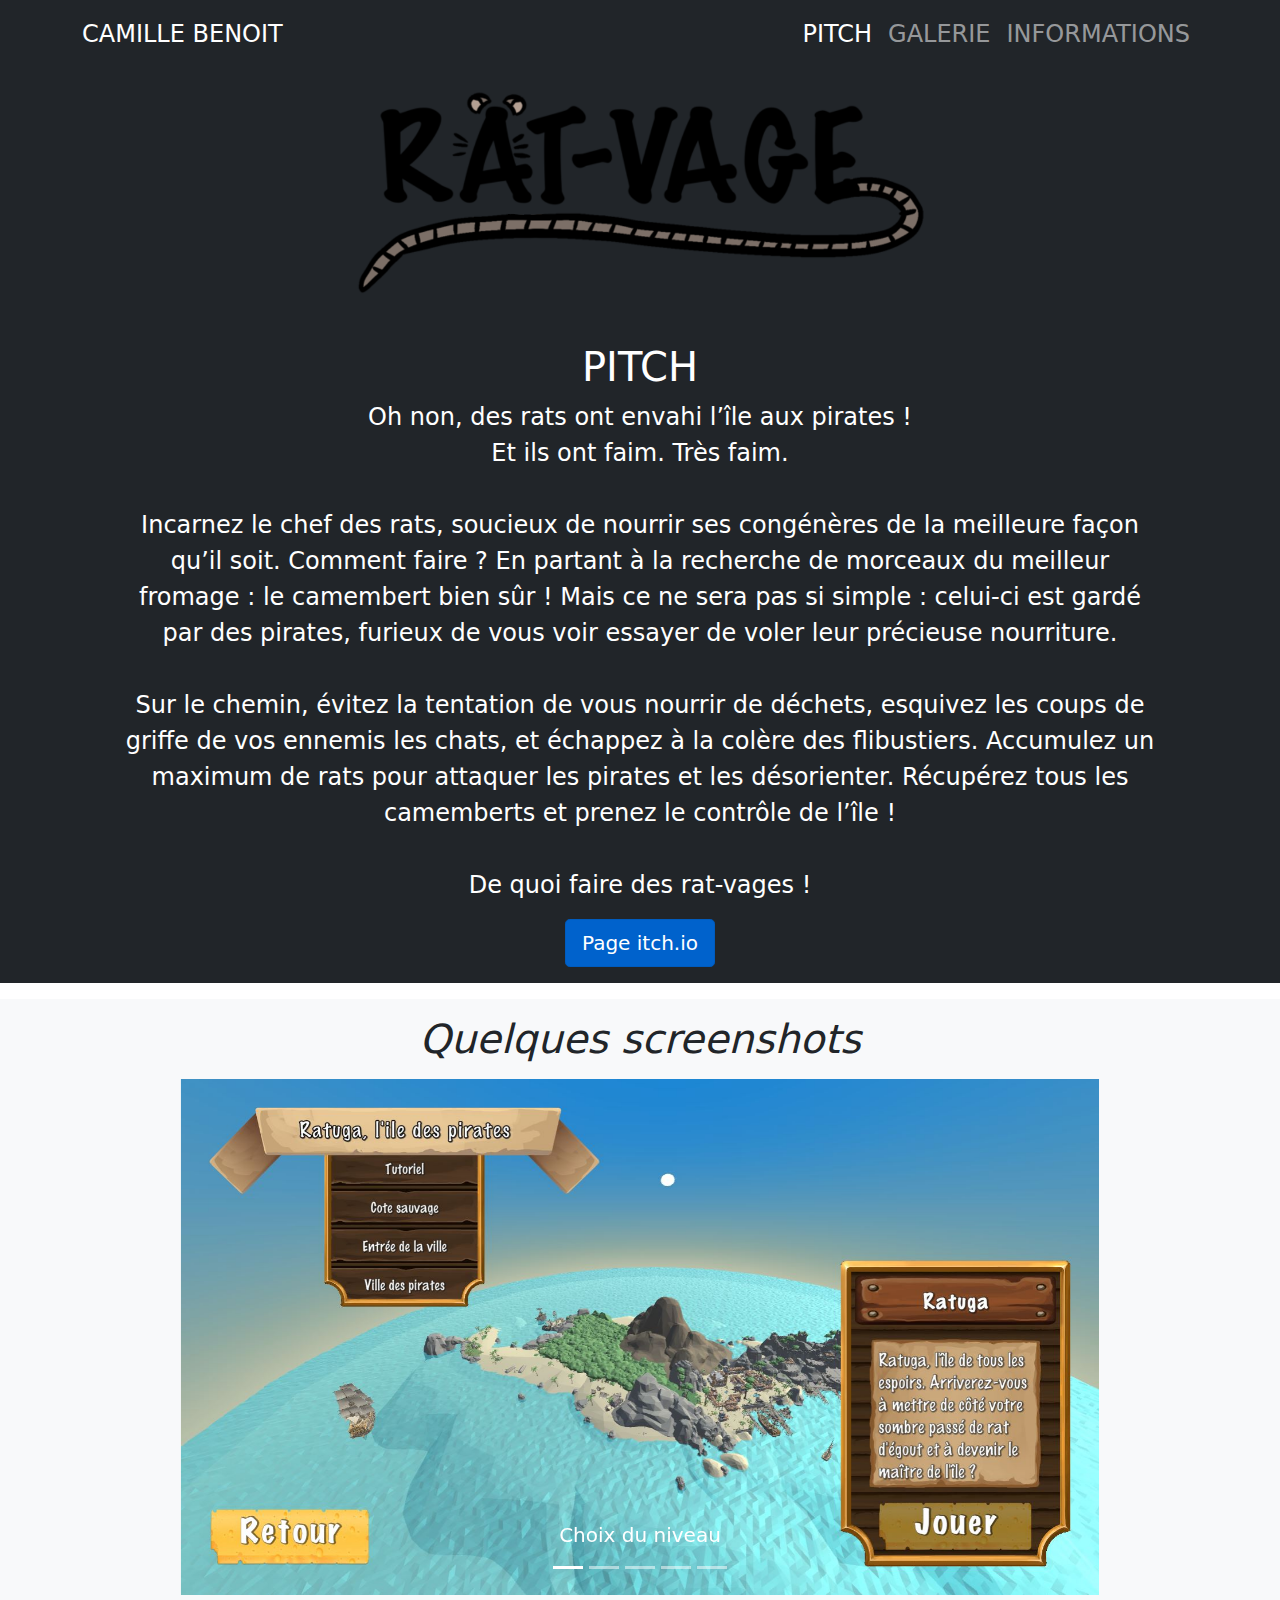
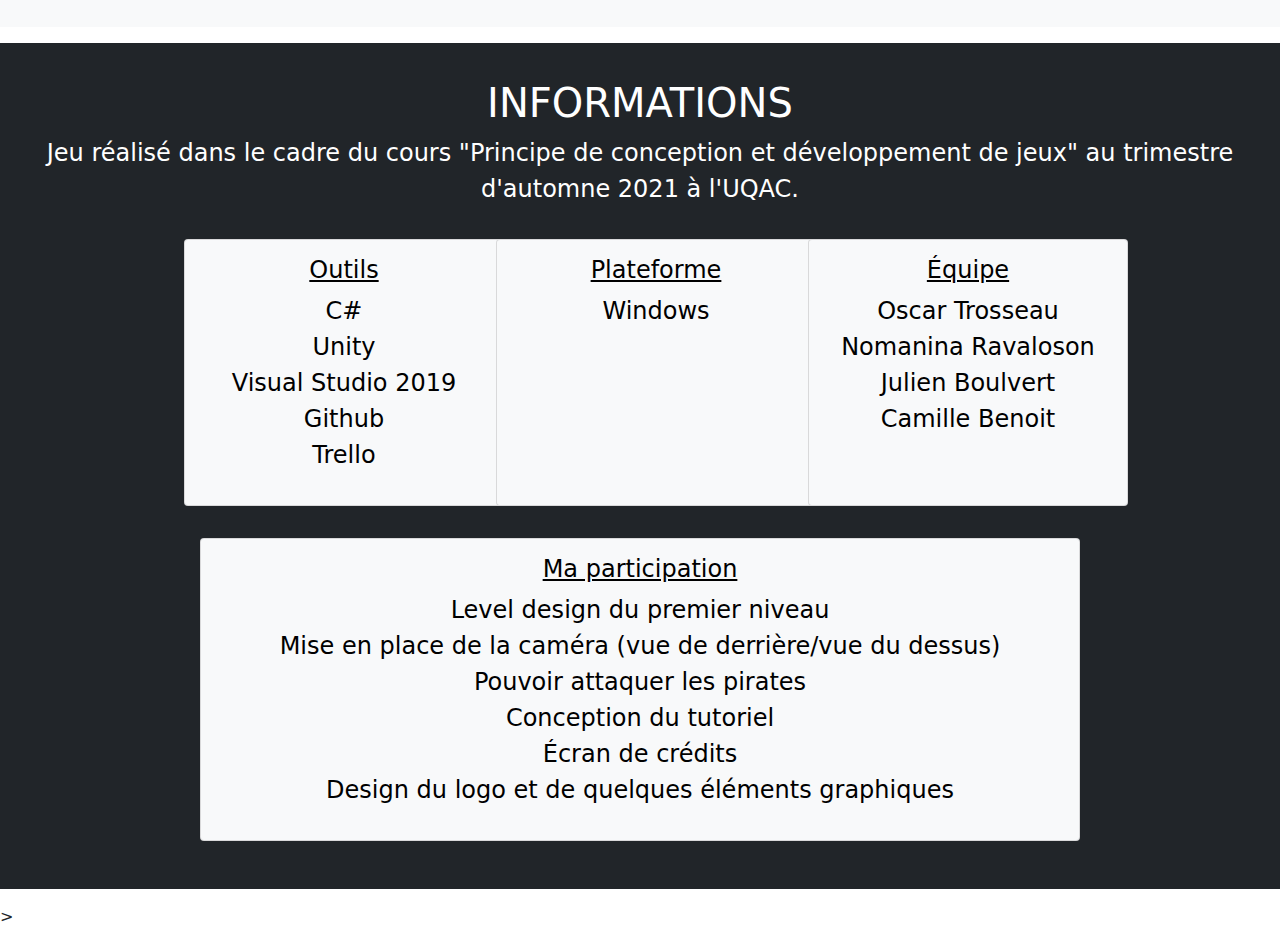
<file: ratvage.html>
<!DOCTYPE html>
<html lang="fr">
    <head>
        <meta charset="utf-8" />
        <meta name="viewport" content="width=device-width, initial-scale=1, shrink-to-fit=no" />
        <meta name="author" content="Camille Benoit" />
        <title>Portfolio - Camille Benoit</title>
        <link rel='icon' href='asset/img/favicon.png' type='image/x-icon' sizes="16x16" />
        <!-- Boostrap-->
        <link rel="stylesheet" href="https://stackpath.bootstrapcdn.com/bootstrap/4.3.1/css/bootstrap.min.css"
        integrity="sha384-ggOyR0iXCbMQv3Xipma34MD+dH/1fQ784/j6cY/iJTQUOhcWr7x9JvoRxT2MZw1T" crossorigin="anonymous">
        <link rel="stylesheet" href="css/bootstrap.css">
        <script src="https://code.jquery.com/jquery-3.3.1.slim.min.js"
            integrity="sha384-q8i/X+965DzO0rT7abK41JStQIAqVgRVzpbzo5smXKp4YfRvH+8abtTE1Pi6jizo"
            crossorigin="anonymous"></script>

        <script src="https://stackpath.bootstrapcdn.com/bootstrap/4.3.1/js/bootstrap.min.js"
            integrity="sha384-JjSmVgyd0p3pXB1rRibZUAYoIIy6OrQ6VrjIEaFf/nJGzIxFDsf4x0xIM+B07jRM"
            crossorigin="anonymous"></script>

    </head>


    <body>
        <nav id ="menu-bar" class="navbar navbar-expand-lg navbar-dark bg-dark text-uppercase fixed-top navbar-shrink">
            <div class="container">
                <a id="menu-bar-camille-benoit"class="navbar-brand" href="home.html">Camille Benoit</a>
                <div id="menu-bar-liste" class="collapse navbar-collapse">
                    <ul class="navbar-nav ms-auto">
                        <li class="nav-item">
                            <a class="nav-link active" aria-current="page" href="#pitch">Pitch</a>
                        </li>
                        <li class="nav-item">
                        <a class="nav-link" href="#galerie">Galerie</a>
                        </li>
                        <li class="nav-item">
                        <a class="nav-link" href="#informations">Informations</a>
                        </li>
                    </ul>
                </div>
            </div>
        </nav>


        <div id="pitch" class="container-fluid p-3 my-3 bg-dark text-white text-center">
            <div class="row text-center mx-auto" style="max-width:50%">
                <img src="asset/img/ratvage_logo.png">
            </div>
            <div class="row text-center justify-content-center">
                <div id="pres-jeu" class="col-10 justify-content-center">
                    <h1 id="ratvage-pitch">PITCH</h1>
                    <p id="ratvage-intro" class="lead">
                        Oh non, des rats ont envahi l’île aux pirates !
                        <br>
                        Et ils ont faim. Très faim.
                        <br>
                        <br>
                        Incarnez le chef des rats, soucieux de nourrir ses congénères de la meilleure façon qu’il soit. Comment faire ? En partant à la recherche de morceaux du meilleur fromage : le camembert bien sûr ! Mais ce ne sera pas si simple : celui-ci est gardé par des pirates, furieux de vous voir essayer de voler leur précieuse nourriture. 
                        <br>
                        <br>
                        Sur le chemin, évitez la tentation de vous nourrir de déchets, esquivez les coups de griffe de vos ennemis les chats, et échappez à la colère des flibustiers. Accumulez un maximum de rats pour attaquer les pirates et les désorienter. Récupérez tous les camemberts et prenez le contrôle de l’île !
                        <br>
                        <br>
                        De quoi faire des rat-vages ! 
                        <br>
                    </p>
                    <div id="button-ratvage" >
                        <a type="button" class="btn btn-primary btn-lg active" href="https://oscarafk.itch.io/ratvage" target="_blank" >Page itch.io</a>
                    </div>
                </div>
            </div> 
        </div>

        <div id="galerie" class="container-fluid p-3 bg-light text-dark">
            <h1 text="" class="text-center"><i>Quelques screenshots</i></h1>
            <div class="row my-3 mx-auto text-center">
                <div id="carouselRatvage" class="carousel slide" data-ride="carousel" data-interval="3000">
                    <ol class="carousel-indicators">
                      <li data-target="#carouselRatvage" data-slide-to="0" class="active"></li>
                      <li data-target="#carouselRatvage" data-slide-to="1"></li>
                      <li data-target="#carouselRatvage" data-slide-to="2"></li>
                      <li data-target="#carouselRatvage" data-slide-to="3"></li>
                      <li data-target="#carouselRatvage" data-slide-to="4"></li>
                    </ol>
                    <div class="carousel-inner">
                      <div class="carousel-item active">
                        <img class="d-block w-100 mx-auto" style="max-width: 75%;" src="asset/img/ratvage_map.jpg" alt="Choix du niveau">
                        <div class="carousel-caption d-none d-md-block">
                            <h5>Choix du niveau</h5>
                          </div>
                      </div>
                      <div class="carousel-item">
                        <img class="d-block w-100 mx-auto" style="max-width: 75%;" src="asset/img/ratvage1.png" alt="Niveau 1">
                        <div class="carousel-caption d-none d-md-block">
                            <h5>Niveau 1</h5>
                          </div>
                      </div>
                      <div class="carousel-item">
                        <img class="d-block w-100 mx-auto" style="max-width: 75%;" src="asset/img/ratvage2.jpg" alt="Niveau 2">
                        <div class="carousel-caption d-none d-md-block">
                            <h5>Niveau 2</h5>
                          </div>
                      </div>
                      <div class="carousel-item">
                        <img class="d-block w-100 mx-auto" style="max-width: 75%;" src="asset/img/ratvage3.jpg" alt="Niveau 3">
                        <div class="carousel-caption d-none d-md-block">
                            <h5>Niveau 3</h5>
                          </div>
                      </div>
                      <div class="carousel-item">
                        <img class="d-block w-100 mx-auto" style="max-width: 75%;" src="asset/img/ratvage_victoire.jpeg" alt="Ecran de victoire">
                        <div class="carousel-caption d-none d-md-block">
                            <h5>Ecran de victoire</h5>
                          </div>
                      </div>
                    </div>
                </div>
            </div>
        </div>

        <div id="informations" class="container-fluid p-3 my-3 bg-dark text-white text-center">
            <div class="row text-center">
                <div id="pres-jeu" class="col">
                    <h1 id="ratvage-outils-titre">INFORMATIONS</h1>
                    <p id="ratvage-intro" class="lead">
                        Jeu réalisé dans le cadre du cours "Principe de conception et développement de jeux" au trimestre d'automne 2021 à l'UQAC.
                    </p>
                </div>
            </div>
            
            <div class="row my-3 mx-auto justify-content-md-center">
                <div class="col-3">
                    <div class="card text-center text-black bg-light mb-3" style="width: 20rem;">
                        <div class="card-body">
                          <h4 class="card-title"><u>Outils</u></h4>
                          <p class="lead">
                              C#
                              <br>
                              Unity
                              <br>
                              Visual Studio 2019
                              <br>
                              Github
                              <br>
                              Trello
                          </p>
                        </div>
                      </div>
                </div>
                <div class="col-3">
                    <div class="card text-center text-black bg-light mb-3" style="width: 20rem;">
                        <div class="card-body">
                            <h4 class="card-title"><u>Plateforme</u></h4>
                            <p class="lead">
                                Windows
                                <br><br><br><br><br>
                            </p>
                        </div>
                      </div>
                </div>
                <div class="col-3">
                    <div class="card text-center text-black bg-light mb-3" style="width: 20rem;">
                        <div class="card-body">
                          <h4 class="card-title"><u>Équipe</u></h4>
                          <p class="lead">
                            Oscar Trosseau
                            <br>
                            Nomanina Ravaloson
                            <br>
                            Julien Boulvert
                            <br>
                            Camille Benoit
                            <br><br>
                          </p>
                        </div>
                    </div>
                </div>
            </div>

            <div class="row my-3 mx-auto justify-content-md-center">
                <div class="card text-center text-black bg-light mb-3" style="width: 55rem; margin-left: 0px;">
                    <div class="card-body">
                        <h4 class="card-title"><u>Ma participation</u></h4>
                        <p class="lead">
                            Level design du premier niveau
                            <br>
                            Mise en place de la caméra (vue de derrière/vue du dessus)
                            <br>
                            Pouvoir attaquer les pirates
                            <br>
                            Conception du tutoriel
                            <br>
                            Écran de crédits 
                            <br>
                            Design du logo et de quelques éléments graphiques
                        </p>
                    </div>
                </div> 
            </div>
        </div>
        
        <!-- Boostrap-->
        <script src="js/bootstrap.js"></script>>
        <script>
            $('.carousel').carousel({
                interval: 5000,
                pause : "null"
            })
        </script>
    </body>
</html>
</file>
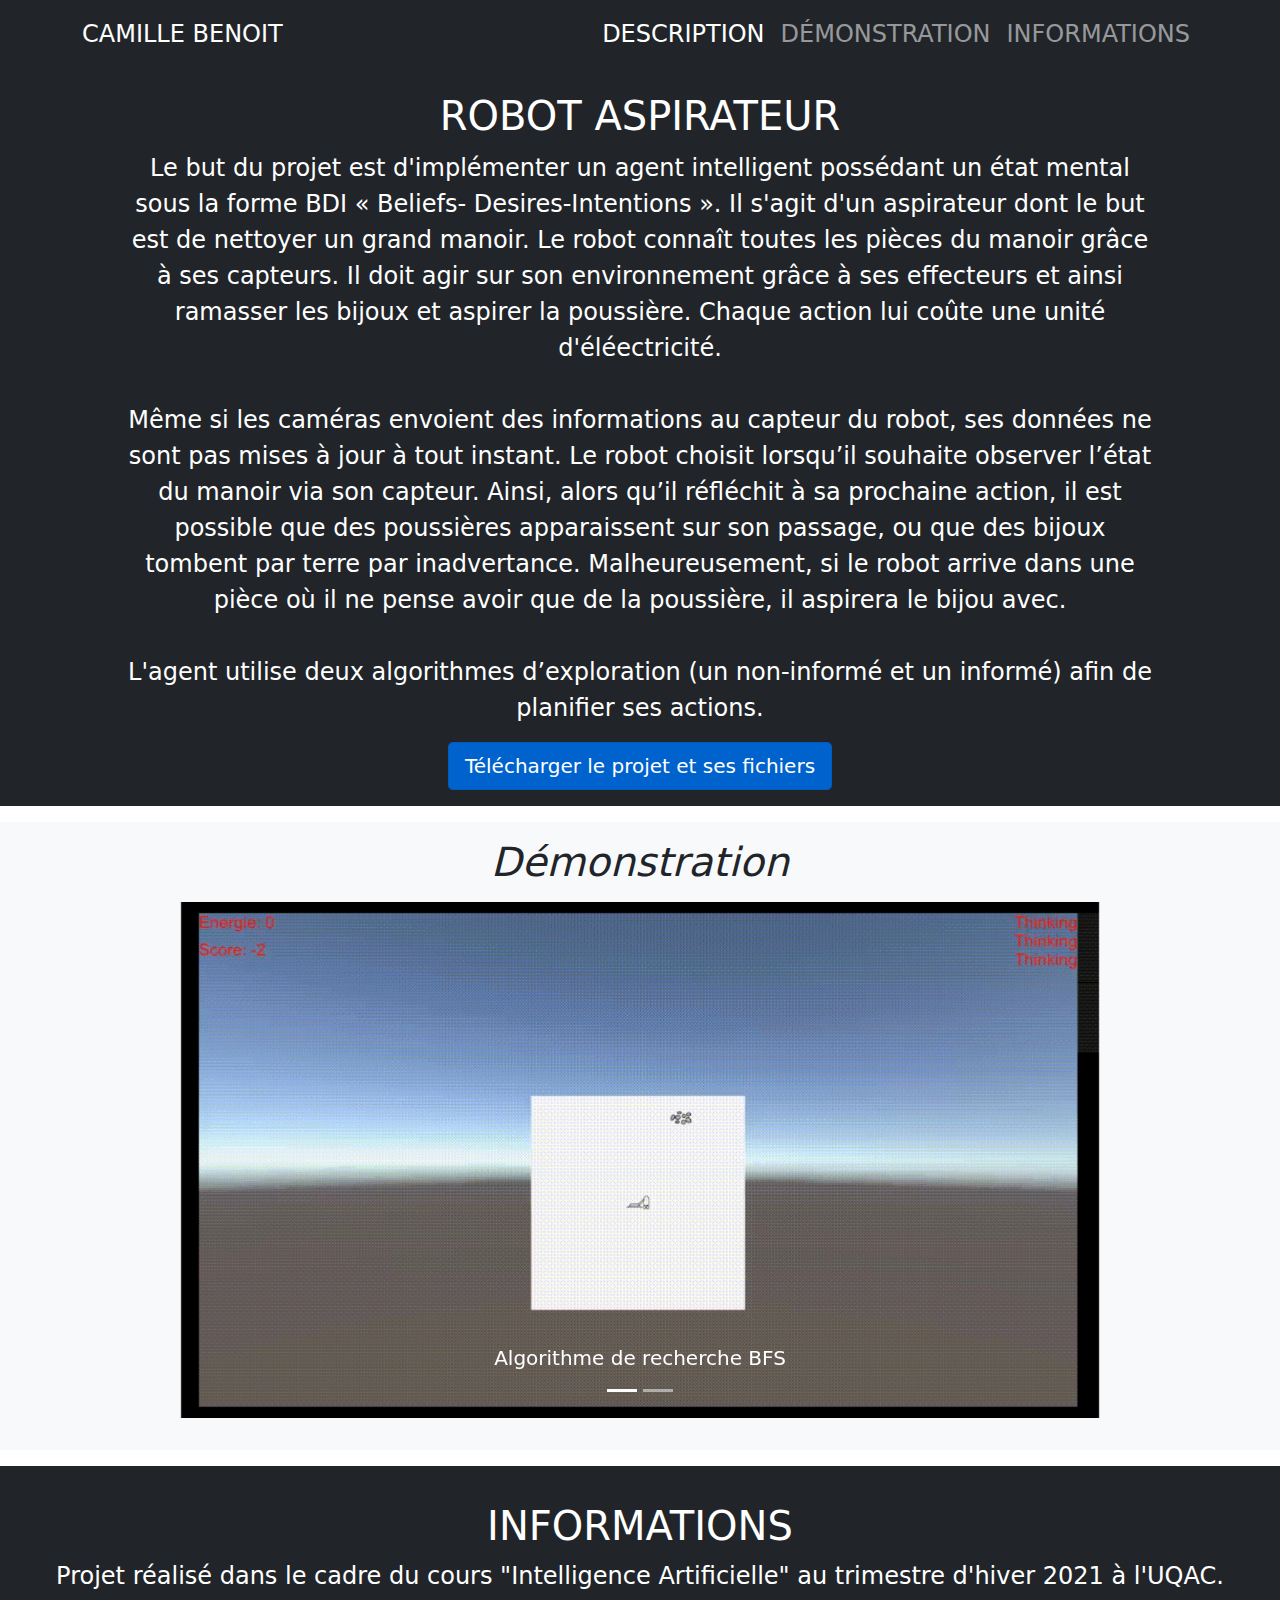
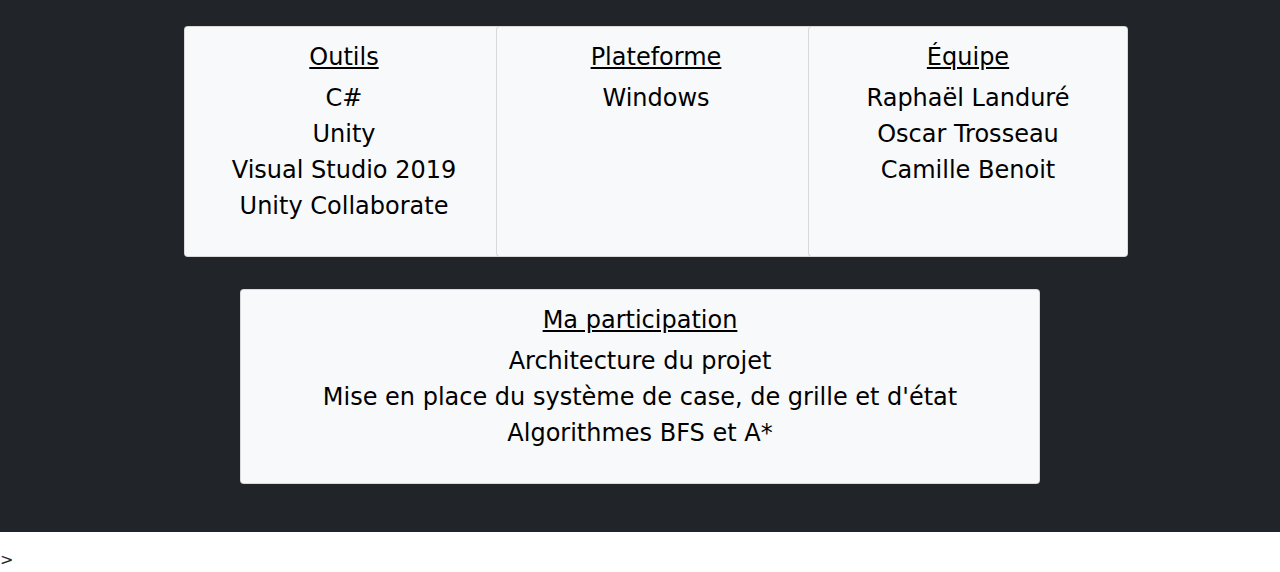
<file: robot_aspirateur.html>
<!DOCTYPE html>
<html lang="fr">
    <head>
        <meta charset="utf-8" />
        <meta name="viewport" content="width=device-width, initial-scale=1, shrink-to-fit=no" />
        <meta name="author" content="Camille Benoit" />
        <title>Portfolio - Camille Benoit</title>
        <link rel='icon' href='asset/img/favicon.png' type='image/x-icon' sizes="16x16" />
        <!-- Boostrap-->
        <link rel="stylesheet" href="https://stackpath.bootstrapcdn.com/bootstrap/4.3.1/css/bootstrap.min.css"
        integrity="sha384-ggOyR0iXCbMQv3Xipma34MD+dH/1fQ784/j6cY/iJTQUOhcWr7x9JvoRxT2MZw1T" crossorigin="anonymous">
        <link rel="stylesheet" href="css/bootstrap.css">
        <script src="https://code.jquery.com/jquery-3.3.1.slim.min.js"
            integrity="sha384-q8i/X+965DzO0rT7abK41JStQIAqVgRVzpbzo5smXKp4YfRvH+8abtTE1Pi6jizo"
            crossorigin="anonymous"></script>

        <script src="https://stackpath.bootstrapcdn.com/bootstrap/4.3.1/js/bootstrap.min.js"
            integrity="sha384-JjSmVgyd0p3pXB1rRibZUAYoIIy6OrQ6VrjIEaFf/nJGzIxFDsf4x0xIM+B07jRM"
            crossorigin="anonymous"></script>

    </head>


    <body>
        <nav id ="menu-bar" class="navbar navbar-expand-lg navbar-dark bg-dark text-uppercase fixed-top navbar-shrink">
            <div class="container">
                <a id="menu-bar-camille-benoit"class="navbar-brand" href="home.html">Camille Benoit</a>
                <div id="menu-bar-liste" class="collapse navbar-collapse">
                    <ul class="navbar-nav ms-auto">
                        <li class="nav-item">
                            <a class="nav-link active" aria-current="page" href="#description">Description</a>
                        </li>
                        <li class="nav-item">
                        <a class="nav-link" href="#demonstration">Démonstration</a>
                        </li>
                        <li class="nav-item">
                        <a class="nav-link" href="#informations">Informations</a>
                        </li>
                    </ul>
                </div>
            </div>
        </nav>


        <div id="description" class="container-fluid p-3 my-3 bg-dark text-white text-center">
            <div class="row text-center justify-content-center">
                <div id="pres-jeu" class="col-10 justify-content-center">
                    <h1>ROBOT ASPIRATEUR</h1>
                    <p class="lead" style="margin-top: 10px;">
                        Le but du projet est d'implémenter un agent intelligent possédant un état mental sous la forme BDI « Beliefs-
                        Desires-Intentions ». Il s'agit d'un aspirateur dont le but est de nettoyer un grand manoir. Le robot connaît toutes
                        les pièces du manoir grâce à ses capteurs. Il doit agir sur son environnement grâce à ses effecteurs et ainsi
                         ramasser les bijoux et aspirer la poussière. Chaque action lui coûte une unité d'éléectricité.
                        <br> <br>
                        Même si les caméras envoient des informations au capteur du robot,
                        ses données ne sont pas mises à jour à tout instant. Le robot choisit lorsqu’il souhaite
                        observer l’état du manoir via son capteur. Ainsi, alors qu’il réfléchit à sa prochaine
                        action, il est possible que des poussières apparaissent sur son passage, ou que des
                        bijoux tombent par terre par inadvertance. Malheureusement, si le robot arrive dans
                        une pièce où il ne pense avoir que de la poussière, il aspirera le bijou avec.
                        <br> <br>
                        L'agent utilise deux algorithmes d’exploration (un non-informé et un informé) afin de planifier ses actions.
                        <br>
                        </p>
                    <div id="button-ratvage" >
                        <a type="button" class="btn btn-primary btn-lg active" href="asset/document/aspirateur.zip" target="_blank" >Télécharger le projet et ses fichiers</a>
                    </div>
                </div>
            </div> 
        </div>

        <div id="demonstration" class="container-fluid p-3 bg-light text-dark">
            <h1 text="" class="text-center"><i>Démonstration</i></h1>
            <div class="row my-3 mx-auto text-center">
                <div id="carouselRatvage" class="carousel slide" data-ride="carousel" data-interval="3000">
                    <ol class="carousel-indicators">
                      <li data-target="#carouselRatvage" data-slide-to="0" class="active"></li>
                      <li data-target="#carouselRatvage" data-slide-to="1"></li>
                    </ol>
                    <div class="carousel-inner">
                      <div class="carousel-item active">
                        <img class="d-block w-100 mx-auto" style="max-width: 75%;" src="asset/img/aspirateur_bfs.gif" alt="Algorithme BFS">
                        <div class="carousel-caption d-none d-md-block">
                            <h5>Algorithme de recherche BFS</h5>
                          </div>
                      </div>
                      <div class="carousel-item">
                        <img class="d-block w-100 mx-auto" style="max-width: 75%;" src="asset/img/aspirateur_astar.gif" alt="Algorithme A*">
                        <div class="carousel-caption d-none d-md-block">
                            <h5>Algorithme de recherche A*</h5>
                          </div>
                      </div>
                    </div>
                </div>
            </div>
        </div>

        <div id="informations" class="container-fluid p-3 my-3 bg-dark text-white text-center">
            <div class="row text-center">
                <div id="pres-jeu" class="col">
                    <h1 id="ratvage-outils-titre">INFORMATIONS</h1>
                    <p id="ratvage-intro" class="lead">
                        Projet réalisé dans le cadre du cours "Intelligence Artificielle" au trimestre d'hiver 2021 à l'UQAC.</p>
                </div>
            </div>
            
            <div class="row my-3 mx-auto justify-content-md-center">
                <div class="col-3">
                    <div class="card text-center text-black bg-light mb-3" style="width: 20rem;">
                        <div class="card-body">
                          <h4 class="card-title"><u>Outils</u></h4>
                          <p class="lead">
                              C#
                              <br>
                              Unity
                              <br>
                              Visual Studio 2019
                              <br>
                              Unity Collaborate
                          </p>
                        </div>
                      </div>
                </div>
                <div class="col-3">
                    <div class="card text-center text-black bg-light mb-3" style="width: 20rem;">
                        <div class="card-body">
                            <h4 class="card-title"><u>Plateforme</u></h4>
                            <p class="lead">
                                Windows
                                <br><br><br><br>
                            </p>
                        </div>
                      </div>
                </div>
                <div class="col-3">
                    <div class="card text-center text-black bg-light mb-3" style="width: 20rem;">
                        <div class="card-body">
                          <h4 class="card-title"><u>Équipe</u></h4>
                          <p class="lead">
                            Raphaël Landuré
                            <br>
                            Oscar Trosseau
                            <br>
                            Camille Benoit
                            <br><br>
                          </p>
                        </div>
                    </div>
                </div>
            </div>

            <div class="row my-3 mx-auto justify-content-md-center">
                <div class="card text-center text-black bg-light mb-3" style="width: 50rem; margin-left: 0px;">
                    <div class="card-body">
                        <h4 class="card-title"><u>Ma participation</u></h4>
                        <p class="lead">
                            Architecture du projet
                            <br>
                            Mise en place du système de case, de grille et d'état
                            <br>
                            Algorithmes BFS et A*</p>
                    </div>
                </div> 
            </div>
        </div>
        
        <!-- Boostrap-->
        <script src="js/bootstrap.js"></script>>
        <script>
            $('.carousel').carousel({
                interval: 18000,
                pause : "null"
            })
        </script>
    </body>
</html>
</file>
